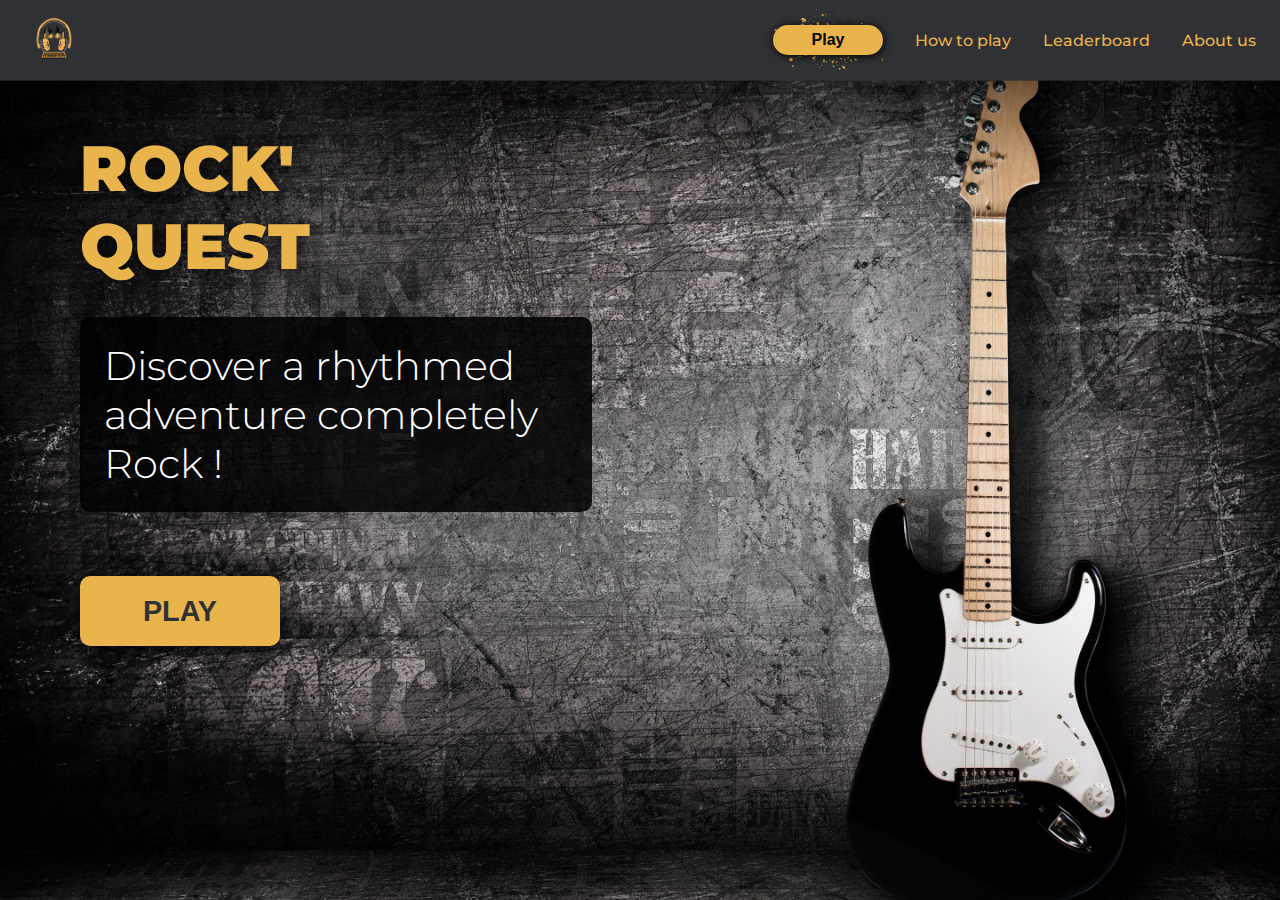
<file: index.html>
<!DOCTYPE html>
<html lang="fr">

<head>
    <meta charset="UTF-8">
    <meta http-equiv="X-UA-Compatible" content="IE=edge">
    <meta name="viewport" content="width=device-width, initial-scale=1.0">
    <meta name="description" content="Play a Guitar Hero like, funny and rhythmed game in just 90 seconds. Choose your difficulty, tap on rhythm and beat your own score !">
    <title>Rock'Quest | Play a rock and rhythmed adventure</title>
    <link rel="shortcut icon" type="image/png" href="img/logo.png"/>
    <link rel="stylesheet" type="text/css" media="screen and (max-width: 767.99px)" href="css/mobile.css">
    <link rel="stylesheet" type="text/css" media="screen and (min-width: 768px)" href="css/desktop.css">
    <link rel="preconnect" href="https://fonts.googleapis.com">
    <link rel="preconnect" href="https://fonts.gstatic.com" crossorigin>
    <link
        href="https://fonts.googleapis.com/css2?family=Montserrat:wght@100;200;300;400;500;600;700;800;900&display=swap"
        rel="stylesheet">
</head>

<body>
    <header class="header">
        <nav class="navbar">
            <a href="index.html"><img src="img/logo.png" alt="logo" class="logo"></a>
            <ul class="nav-menu">
                <li class="nav-item nav-img">
                    <a href="game.html" class="nav-link"><button class="nav-play-btn">Play</button><span class="play-nav-link">Play</span></a>
                </li>
                <li class="nav-item">
                    <a href="how-to-play.html" class="nav-link">How to play</a>
                </li>
                <li class="nav-item">
                    <a href="leaderboard.html" class="nav-link">Leaderboard</a>
                </li>
                <li class="nav-item">
                    <a href="about-us.html" class="nav-link">About us</a>
                </li>
            </ul>
            <div class="hamburger">
                <span class="bar"></span>
                <span class="bar"></span>
                <span class="bar"></span>
            </div>
        </nav>
    </header>
    <div class="main-container">
        <div class="heading-container">
            <h1>ROCK'<br/>QUEST</h1>
        </div>
        <div class="introduction-container">
            <p class="introduction-text">Discover a rhythmed adventure completely Rock !</p>
        </div>
        <div class="btn-container">
            <button class="play-btn-homepage"><a href="game.html">PLAY</a></button>
        </div>
    </div>
    <script src="js/script.js"></script>
</body>

</html>
</file>
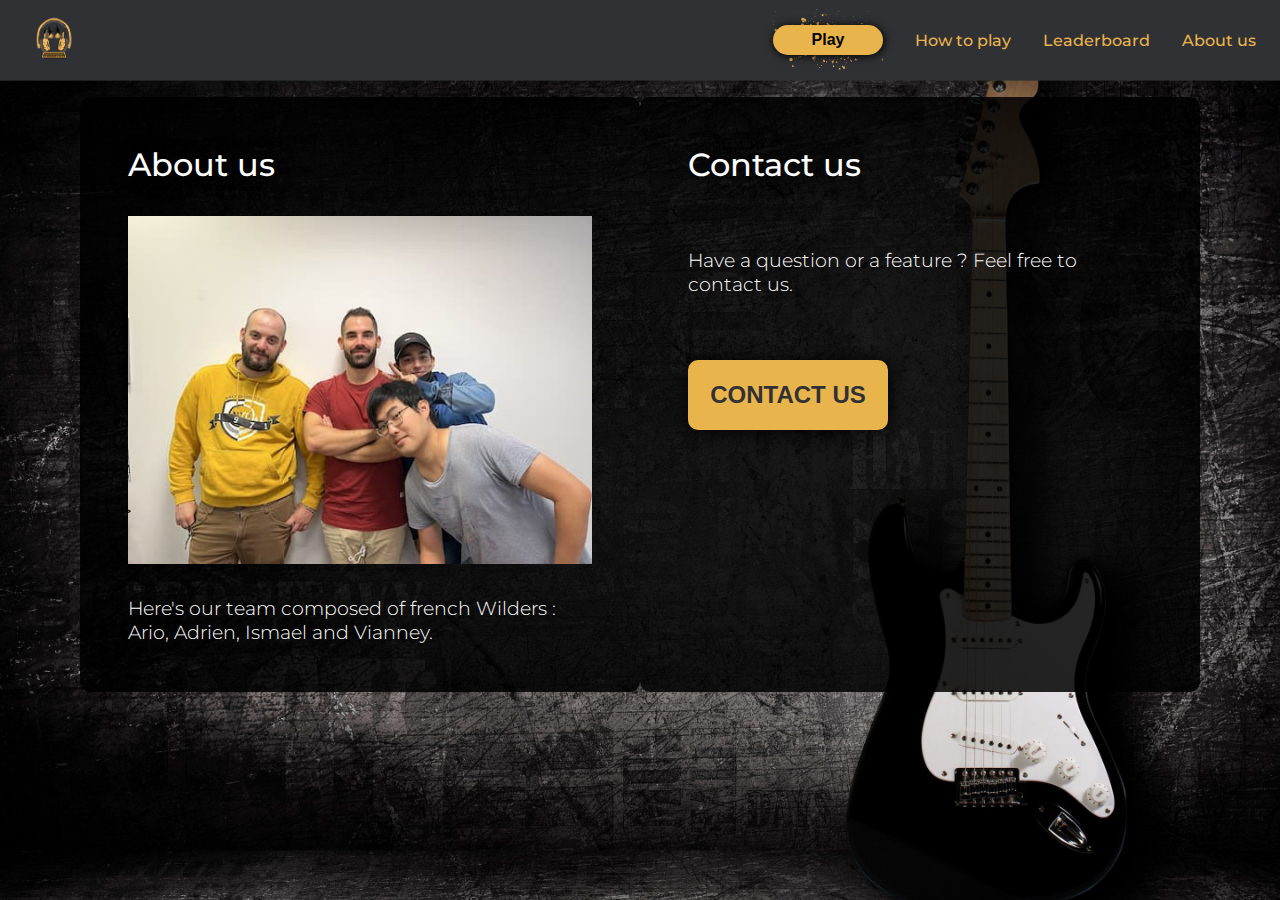
<file: about-us.html>
<!DOCTYPE html>
<html lang="fr">
<head>
    <meta charset="UTF-8">
    <meta http-equiv="X-UA-Compatible" content="IE=edge">
    <meta name="viewport" content="width=device-width, initial-scale=1.0">
    <meta name="description" content="Discover our team and contact us if you have a question or a feature !">
    <title>Rock'Quest | About us</title>
    <link rel="shortcut icon" type="image/png" href="img/logo.png"/>
    <link rel="stylesheet" type="text/css" media="screen and (max-width: 767.99px)" href="css/mobile.css">
    <link rel="stylesheet" type="text/css" media="screen and (min-width: 768px)" href="css/desktop.css">
    <link rel="preconnect" href="https://fonts.googleapis.com">
    <link rel="preconnect" href="https://fonts.gstatic.com" crossorigin>
    <link href="https://fonts.googleapis.com/css2?family=Montserrat:wght@100;200;300;400;500;600;700;800;900&display=swap" rel="stylesheet">
</head>
<body>
    <header class="header">
        <nav class="navbar">
            <a href="index.html"><img src="img/logo.png" alt="logo" class="logo"></a>
            <ul class="nav-menu">
                <li class="nav-item nav-img">
                    <a href="game.html" class="nav-link"><button class="nav-play-btn">Play</button><span class="play-nav-link">Play</span></a>
                </li>
                <li class="nav-item">
                    <a href="how-to-play.html" class="nav-link">How to play</a>
                </li>
                <li class="nav-item">
                    <a href="leaderboard.html" class="nav-link">Leaderboard</a>
                </li>
                <li class="nav-item">
                    <a href="about-us.html" class="nav-link">About us</a>
                </li>
            </ul>
            <div class="hamburger">
                <span class="bar"></span>
                <span class="bar"></span>
                <span class="bar"></span>
            </div>
        </nav>
    </header>
    <div class="main-container about-us-desktop">
        <div class="text-container">
            <h1 class="page-title">About us</h1>
            <img src="img/team.jpg" alt="picture of the team">
            <p class="about-us-text">Here's our team composed of french Wilders : Ario, Adrien, Ismael and Vianney.</p>
        </div>
        <div class="text-container" id="contact-us-container">
            <h1 class="page-title">Contact us</h1>
            <p class="about-us-text">Have a question or a feature ? Feel free to contact us.</p>
            <div class="btn-container">
                <button class="contact-btn"><a href="mailto:vianneyaccart@gmail.com;meziani-i@outlook.fr;adrien.mervelay84@gmail.com;ario.ngu@gmail.com">CONTACT US</a></button>
            </div>
        </div>
    </div>
    <script src="js/script.js"></script>
</body>
</html>
</file>
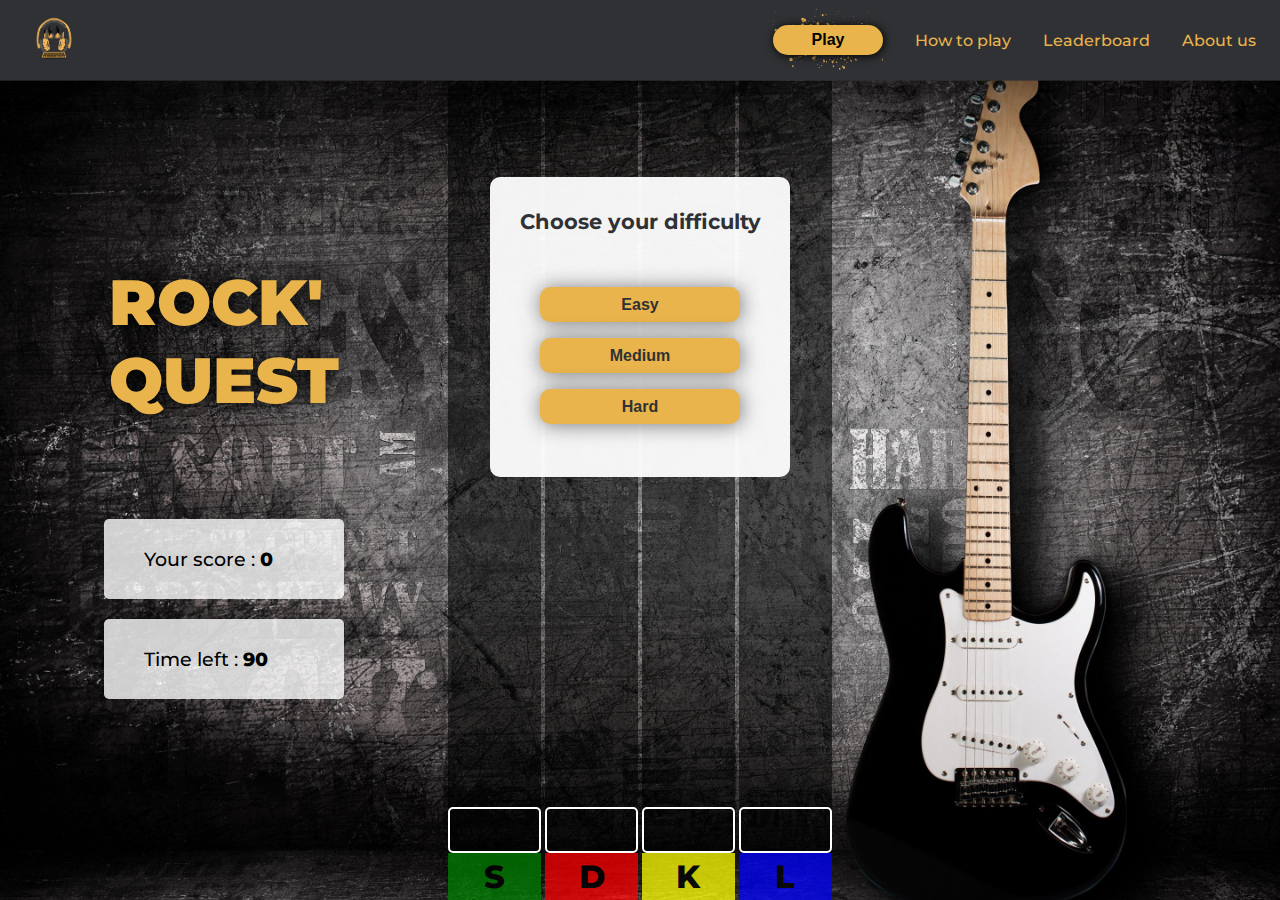
<file: game.html>
<!DOCTYPE html>
<html lang="fr">

<head>
    <meta charset="UTF-8">
    <meta http-equiv="X-UA-Compatible" content="IE=edge">
    <meta name="viewport" content="width=device-width, initial-scale=1.0">
    <meta name="description" content="Play a Guitar Hero like, funny and rythmed game in just 90 seconds. Choose your difficulty, tap on rhythm and beat your own score !">
    <title>Rock'Quest | Play a rock and rhythmed adventure</title>
    <link rel="shortcut icon" type="image/png" href="img/logo.png" />
    <link rel="stylesheet" type="text/css" media="screen and (max-width: 767.99px)" href="css/mobile.css">
    <link rel="stylesheet" type="text/css" media="screen and (min-width: 768px)" href="css/desktop.css">
    <link rel="preconnect" href="https://fonts.googleapis.com">
    <link rel="preconnect" href="https://fonts.gstatic.com" crossorigin>
    <link
        href="https://fonts.googleapis.com/css2?family=Montserrat:wght@100;200;300;400;500;600;700;800;900&display=swap"
        rel="stylesheet">
</head>

<body class="body-game">
    <header class="header">
        <nav class="navbar">
            <a href="index.html"><img src="img/logo.png" alt="logo" class="logo"></a>
            <ul class="nav-menu">
                <li class="nav-item nav-img">
                    <a href="game.html" class="nav-link"><button class="nav-play-btn">Play</button><span
                            class="play-nav-link">Play</span></a>
                </li>
                <li class="nav-item">
                    <a href="how-to-play.html" class="nav-link">How to play</a>
                </li>
                <li class="nav-item">
                    <a href="leaderboard.html" class="nav-link">Leaderboard</a>
                </li>
                <li class="nav-item">
                    <a href="about-us.html" class="nav-link">About us</a>
                </li>
            </ul>
            <div class="hamburger">
                <span class="bar"></span>
                <span class="bar"></span>
                <span class="bar"></span>
            </div>
        </nav>
    </header>
    <div class="game">
        <div class="menu-left">
            <h1>ROCK'<br />QUEST</h1>
            <div class="game-score">Your score :<span class="player-score">0</span></div>
            <div class="game-countdown">Time left :
                <span class="player-score" id="countdownTextDesktop">90</span>
            </div>
        </div>
        <div class="game-screen">
            <div class="launch-game-popup">
                <h2>Choose your difficulty</h2>
                <div class="launch-game-btn">
                    <button id="launch-btn-easy" class="launch-btn">Easy</button>
                    <button id="launch-btn-medium" class="launch-btn">Medium</button>
                    <button id="launch-btn-hard" class="launch-btn">Hard</button>
                </div>
            </div>
            <div class="launch-game-countdown">
                <p class="countdown">3</p>
            </div>
            <div class="mobile-popup">
                <div class="mobile-element">
                    Your score : <span class="player-score-mobile">0</span>
                </div>
                <div class="mobile-element">
                    Time left : <span id="countdownTextMobile">90</span>
                </div>
            </div>
            <div class="end-game-popup">
                <h2>Your score</h2>
                <p class="end-played-score"></p>
                <div class="end-game-btn">
                    <a href="game.html"><button class="launch-btn">Play again</button></a>
                    <a href="index.html"><button class="launch-btn">Quit game</button></a>
                </div>
            </div>
            <div class="tracks">
                <div id="noteS" class="track">
                    <div class="receptor"></div>
                </div>
                <div id="noteD" class="track">
                    <div class="receptor"></div>
                </div>
                <div id="noteK" class="track">
                    <div class="receptor"></div>
                </div>
                <div id="noteL" class="track">
                    <div class="receptor"></div>
                </div>
            </div>
            <div class="buttons">
                <div class="button-s"><span id="S">S</span></div>
                <div class="button-d"><span id="D">D</span></div>
                <div class="button-k"><span id="K">K</span></div>
                <div class="button-l"><span id="L">L</span></div>
            </div>
        </div>
        <div class="menu-right">
        </div>
    </div>

    <script src="js/script.js"></script>
    <script src="js/game.js"></script>
</body>

</html>
</file>
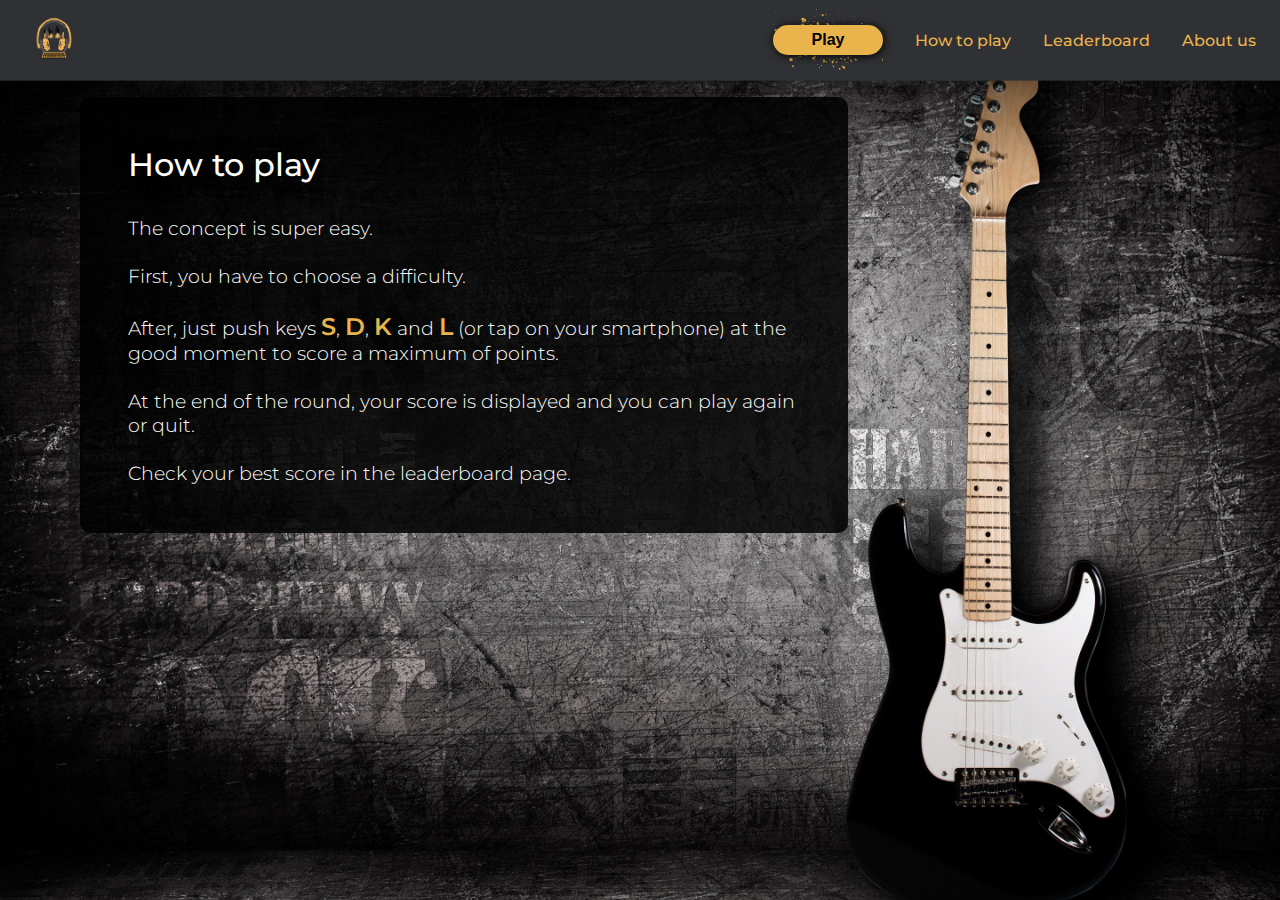
<file: how-to-play.html>
<!DOCTYPE html>
<html lang="fr">
<head>
    <meta charset="UTF-8">
    <meta http-equiv="X-UA-Compatible" content="IE=edge">
    <meta name="viewport" content="width=device-width, initial-scale=1.0">
    <meta name="description" content="Discover our rules before start a game. Really simple, for 7 to 77 (and more) !">
    <title>Rock'Quest | How to play</title>
    <link rel="shortcut icon" type="image/png" href="img/logo.png"/>
    <link rel="stylesheet" type="text/css" media="screen and (max-width: 767.99px)" href="css/mobile.css">
    <link rel="stylesheet" type="text/css" media="screen and (min-width: 768px)" href="css/desktop.css">
    <link rel="preconnect" href="https://fonts.googleapis.com">
    <link rel="preconnect" href="https://fonts.gstatic.com" crossorigin>
    <link href="https://fonts.googleapis.com/css2?family=Montserrat:wght@100;200;300;400;500;600;700;800;900&display=swap" rel="stylesheet">
</head>
<body>
    <header class="header">
        <nav class="navbar">
            <a href="index.html"><img src="img/logo.png" alt="logo" class="logo"></a>
            <ul class="nav-menu">
                <li class="nav-item nav-img">
                    <a href="game.html" class="nav-link"><button class="nav-play-btn">Play</button><span class="play-nav-link">Play</span></a>
                </li>
                <li class="nav-item">
                    <a href="how-to-play.html" class="nav-link">How to play</a>
                </li>
                <li class="nav-item">
                    <a href="leaderboard.html" class="nav-link">Leaderboard</a>
                </li>
                <li class="nav-item">
                    <a href="about-us.html" class="nav-link">About us</a>
                </li>
            </ul>
            <div class="hamburger">
                <span class="bar"></span>
                <span class="bar"></span>
                <span class="bar"></span>
            </div>
        </nav>
    </header>
    <div class="main-container">
        <div class="text-container" id="htp-text-container">
            <h1 class="page-title">How to play</h1>
            <p>The concept is super easy.<br><br>
               First, you have to choose a difficulty.<br><br>
               After, just push keys <span class="s-touch">S</span>, <span class="d-touch">D</span>, <span class="k-touch">K</span> and <span class="l-touch">L</span> (or tap on your smartphone) at the good moment to score a maximum of points.<br><br>
               At the end of the round, your score is displayed and you can play again or quit.<br><br>
               Check your best score in the <a href="leaderboard.html">leaderboard</a> page.
            </p>
        </div>
        <div class="btn-container">
            <button class="play-btn"><a href="game.html">PLAY</a></button>
        </div>
    </div>
    <script src="js/script.js"></script>
</body>
</html>
</file>
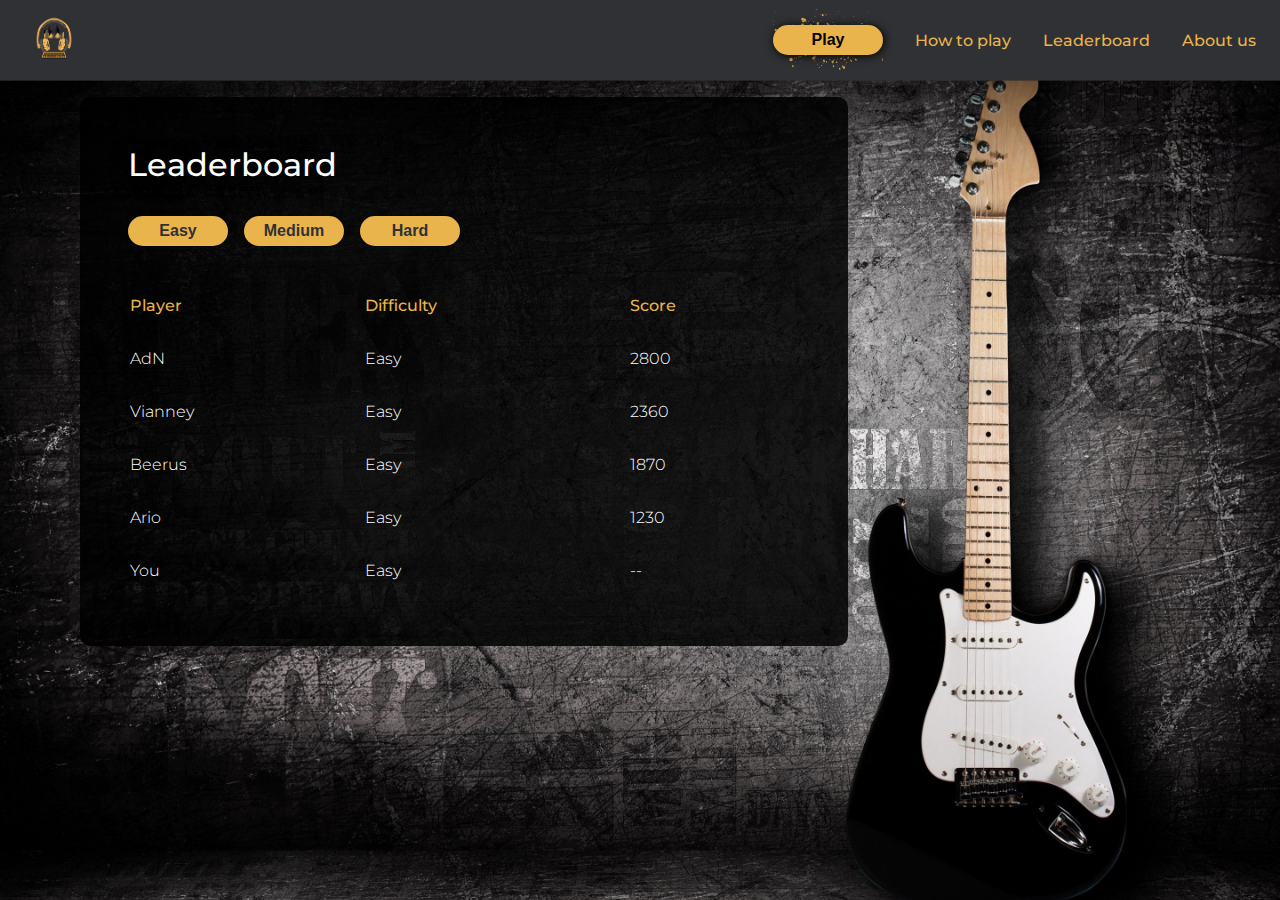
<file: leaderboard.html>
<!DOCTYPE html>
<html lang="fr">

<head>
    <meta charset="UTF-8">
    <meta http-equiv="X-UA-Compatible" content="IE=edge">
    <meta name="viewport" content="width=device-width, initial-scale=1.0">
    <meta name="description" content="Have you beated our scores ? Discover your rank, try to beat us and your own score !">
    <title>Rock'Quest | Leaderboard</title>
    <link rel="shortcut icon" type="image/png" href="img/logo.png" />
    <link rel="stylesheet" type="text/css" media="screen and (max-width: 767.99px)" href="css/mobile.css">
    <link rel="stylesheet" type="text/css" media="screen and (min-width: 768px)" href="css/desktop.css">
    <link rel="preconnect" href="https://fonts.googleapis.com">
    <link rel="preconnect" href="https://fonts.gstatic.com" crossorigin>
    <link
        href="https://fonts.googleapis.com/css2?family=Montserrat:wght@100;200;300;400;500;600;700;800;900&display=swap"
        rel="stylesheet">
</head>

<body>
    <header class="header">
        <nav class="navbar">
            <a href="index.html"><img src="img/logo.png" alt="logo" class="logo"></a>
            <ul class="nav-menu">
                <li class="nav-item nav-img">
                    <a href="game.html" class="nav-link"><button class="nav-play-btn">Play</button><span class="play-nav-link">Play</span></a>
                </li>
                <li class="nav-item">
                    <a href="how-to-play.html" class="nav-link">How to play</a>
                </li>
                <li class="nav-item">
                    <a href="leaderboard.html" class="nav-link">Leaderboard</a>
                </li>
                <li class="nav-item">
                    <a href="about-us.html" class="nav-link">About us</a>
                </li>
            </ul>
            <div class="hamburger">
                <span class="bar"></span>
                <span class="bar"></span>
                <span class="bar"></span>
            </div>
        </nav>
    </header>
    <div class="main-container">
     
        <div class="text-container">
            <h1 class="page-title">Leaderboard</h1>
            <div class="leaderboardFilter">
                <div class="leaderboardFilterList">
                    <button class="leaderboardFilterItem" id="leaderboardEasy">Easy</button>
                    <button class="leaderboardFilterItem" id="leaderboardMedium">Medium</button>
                    <button class="leaderboardFilterItem" id="leaderboardHard">Hard</button>
                </div>
            </div>
            <table class="table-container">
                <tr class="table-row" id="leaderboard">
                    <th>Player</th>
                    <th>Difficulty</th>
                    <th>Score</th>
                </tr>
                <tr>
                    <td id="rowOneName"></td>
                    <td id="rowOneDifficulty"></td>
                    <td id="rowOneScore"></td>
                </tr>
                <tr>
                    <td id="rowTwoName"></td>
                    <td id="rowTwoDifficulty"></td>
                    <td id="rowTwoScore"></td>
                </tr>
                <tr>
                    <td id="rowThreeName"></td>
                    <td id="rowThreeDifficulty"></td>
                    <td id="rowThreeScore"></td>
                </tr>
                <tr>
                    <td id=rowFourthName></td>
                    <td id=rowFourthDifficulty></td>
                    <td id=rowFourthScore></td>
                </tr>
                <tr>
                    <td id="rowFifthName"></td>
                    <td id="rowFifthDifficulty"></td>
                    <td id="rowFifthScore"></td>
                </tr>
            </table>
        </div>
        <div class="btn-container">
            <button class="play-btn"><a href="game.html">PLAY</a></button>
        </div>
    </div>
   
    <script src="js/script.js"></script> 
    <script src="js/leaderbord.js"></script>
    
</body>
</html>
</file>
<file: css/mobile.css>
/* Keyframes settings section */

@keyframes pulsate {
  70% {
    /* Larger blur radius */
    text-shadow:
      0 0 4px rgba(255, 255, 255, 0.582),
      0 0 10px rgba(218, 218, 218, 0.856),
      0 0 15px rgba(236, 9, 9, 0.336),
      0 0 30px #ff0000f5,
      0 0 70px #ff0000,
      0 0 80px #ff0000,
      0 0 90px #ff0000,
      0 0 110px #ff0000;
  }
  0% {
    /* Smaller blur radius */
    text-shadow:
      0 0 2px rgba(238, 255, 6, 0.63),
      0 0 4px rgba(52, 243, 27, 0.774),
      0 0 6px rgba(255, 255, 255, 0.363),
      0 0 10px rgb(0, 60, 255),
      0 0 25px rgb(0, 68, 255),
      0 0 35px rgb(0, 26, 255),
      0 0 40px rgb(0, 255, 34),
      0 0 50px rgb(30, 255, 0);
  }
}

@keyframes bounce { 
  0% { transform: translateY(0); }
  100% { transform: translateY(-20px); } /* bounce dimension */
} 

* {
  margin: 0;
  padding: 0;
  box-sizing: border-box;
}

html {
  font-family: "Roboto", sans-serif;
  height: 100%;
  touch-action: manipulation;
}

li {
  list-style: none;
}

a {
  text-decoration: none;
  color: white;
}

body {
  font-family: "Montserrat", sans-serif;
  background-image: url("/img/background.jpeg");
  background-size: 150vh;
  background-position-x: 100%;
  background-repeat: no-repeat;
  height: 100%;
}

/* Navbar */

.logo {
  max-width: 80px;
  max-height: 60px;
}

.navbar {
  display: flex;
  justify-content: space-between;
  align-items: center;
  padding: 1rem 1.5rem;
  background-color: #303134;
}

.nav-play-btn {
  display: none;
}

.bar {
  display: block;
  width: 25px;
  height: 3px;
  margin: 5px auto;
  -webkit-transition: all 0.3s ease-in-out;
  transition: all 0.3s ease-in-out;
  background-color: #e9b44b;
}

.nav-menu {
  display: flex;
  justify-content: space-between;
  align-items: left;
  padding-left: 2rem;
  position: fixed;
  left: -100%;
  top: 6rem;
  flex-direction: column;
  background-color: #303134;
  width: 90%;
  text-align: left;
  transition: 0.3s;
  box-shadow: 0 10px 27px rgba(0, 0, 0, 0.05);
  opacity: 95%;
  z-index: 2;
  position: absolute;
}

.nav-menu.active {
  left: 0;
}

.nav-item {
  margin: 2rem 0;
}

.nav-link {
  font-size: 1.3rem;
  font-weight: 500;
  color: white;
}

.hamburger {
  display: block;
  cursor: pointer;
}

.hamburger.active .bar:nth-child(2) {
  opacity: 0;
}

.hamburger.active .bar:nth-child(1) {
  transform: translateY(8px) rotate(45deg);
}

.hamburger.active .bar:nth-child(3) {
  transform: translateY(-8px) rotate(-45deg);
}

.main-container {
  display: flex;
  flex-direction: column;
  width: 90%;
  margin: auto;
  padding: 2rem 1rem;
  height: 100%;
  box-sizing: border-box;
}

.heading-container {
  padding: 2rem 0;
  display: flex;
  align-items: center;
}

h1 {
  color: #e9b44b;
  font-size: 3rem;
  font-weight: 900;
  text-shadow: 1px 1px 20px black;
}

.introduction-container,
.text-container {
  background-color: rgba(0, 0, 0, 0.85);
  box-sizing: border-box;
  border-radius: 10px;
}

.introduction-text {
  color: white;
  padding: 1.5rem;
  font-size: 2rem;
}

.btn-container {
  display: flex;
  margin: auto;
}

.play-btn-homepage{
  animation: bounce 0.8s;
  animation-direction: alternate;
  animation-iteration-count: infinite; /*Here Keyframe Bounce Animation Settings*/
}

.play-btn{
  animation: bounce 0.8s;
  animation-direction: alternate;
  animation-iteration-count: infinite; /*Here Keyframe Bounce Animation Settings*/
}

.play-btn,
.play-btn-homepage,
.contact-btn {
  width: 200px;
  height: 70px;
  border-radius: 10px;
  background-color: #e9b44b;
  border: none;
  cursor: pointer;
  margin: 2rem 0;
  box-shadow: 1px 1px 20px black;
}

.contact-btn > a {
  font-size: 1.5rem;
  font-weight: 900;
  color: #303134;
}

.play-btn > a,
.play-btn-homepage > a {
  font-size: 1.8rem;
  font-weight: 900;
  color: #303134;
}

.text-container {
  padding: 1.5rem;
  height: auto;
  box-sizing: border-box;
  display: flex;
  flex-direction: column;
}

.page-title {
  color: white;
  font-size: 1.5rem;
  font-weight: 500;
  margin-bottom: 1.5rem;
}

p {
  color: white;
  font-size: 1.1rem;
}

#htp-text-container {
  padding: 2rem;
  height: auto;
}

th {
  padding-top: 3rem;
  color: #e9b44b;
  font-size: 1.1rem;
  font-weight: 400;
}

img {
  max-width: 100%;
}

td {
  color: white;
  padding: 1.5rem 0;
  font-size: 1rem;
  font-weight: 400;
  text-align: center;
}

.player-score, .player-score-mobile, #countdownTextMobile {
  font-weight: 800;
  padding-left: 10px;
}

.about-us-text {
  margin: 1rem 0;
}

#contact-us-container {
  margin-top: 1rem;
}

.btn-container-desktop {
  display: none;
}

#desktop {
  display: none;
}

/* Game page */

html {
  height: 100%;
}

.body-game {
  display: flex;
  flex-direction: column;
  height: 100%;
}

.game {
  display: flex;
  flex-direction: row;
  height: 100%;
}

.menu-left {
  display: none;
}

.menu-right {
  display: none;
}

.game-screen {
  color: white;
  width: 100vw;
  display: flex;
  flex-direction: column;
  align-items: center;
}

/*inside game-screen*/
.tracks {
  width: 100%;
  display: flex;
  justify-content: space-between;
  height: 100%;
}

/*inside tracks*/
.track {
    display: flex;
    flex-direction: column;
    justify-content: flex-end;
    width: calc(97vw/4);
    background-color: rgba(0, 0, 0, 0.54);
    overflow: hidden;
    position: relative;
}

.note {
    box-sizing : border-box;
    height: calc(97vw/8);
    width: calc(97vw/4);
    border-radius: 5px;
    position: absolute;
    display: flex;
    margin: auto;
}

.green {
    background-color: green;
}

.red {
    background-color: red;
}

.yellow {
    background-color: yellow;
}

.blue {
    background-color: blue;
}

.grey {
  background-color: grey;
}

.miss {
  text-align: center;
  margin: auto;
  align-items: center;
  justify-content: center;
  font-weight: 800;
}

/*inside each track s d k l */
.receptor {
    box-sizing : border-box;
    height: calc(97vw/8);
    width: calc(97vw/4);
    border: solid 3px white;
    border-radius: 5px;
    position: absolute;
    display: flex;
    bottom: 0;
}

.score {
  text-align: center;
  margin: auto;
  align-items: center;
  justify-content: center;
  color: rgb(64, 255, 47);
  font-weight: 800;
}

.success {
  box-shadow: inset 0px 0px 30px 5px rgb(64, 255, 47);
  border: solid 5px rgb(64, 255, 47);
  z-index: 5;
}

/*inside game-screen*/
.buttons {
  width: 100%;
  display: flex;
  justify-content: space-between;
  height: calc(97vw / 4);
  z-index: 1;
}

/*inside buttons*/
.button-s {
  background-color: green;
}

/*inside buttons*/
.button-d {
  background-color: red;
}

/*inside buttons*/
.button-k {
  background-color: yellow;
}

/*inside buttons*/
.button-l {
  background-color: blue;
}

/*inside buttons*/
.button-s,
.button-d,
.button-k,
.button-l {
  width: calc(97% / 4);
  opacity: 75%;
}

.mobile-popup {
  background-color: rgba(255, 255, 255, 0.8);
  width: 100%;
  height: 60px;
  position: absolute;
  z-index: 1;
  display: flex;
}

.mobile-element {
  flex: 1;
  padding-left: 1.5rem;
  display: flex;
  align-items: center;
  color: #303134;
  font-weight: 600;
  font-size: 1rem;
}

.launch-game-popup {
  width: 300px;
  height: 300px;
  background-color: rgba(255, 255, 255, 0.95);
  position: absolute;
  z-index: 1;
  margin-top: 25%;
  border-radius: 10px;
  display: flex;
  flex-direction: column;
  justify-content: center;
}

.launch-game-popup > h2,
.end-game-popup > h2 {
  color: #303134;
  font-size: 1.3rem;
  text-align: center;
  margin-top: 2rem;
}

.end-game-popup > p {
  color: #303134;
  font-size: 2rem;
  text-align: center;
  margin-top: 0.5rem;
  font-weight: 900;
}

.launch-game-btn,
.end-game-btn {
  margin: auto;
  display: flex;
  flex-direction: column;
}

.launch-btn {
  margin: 1rem 0;
  background-color: #e9b44b;
  width: 200px;
  height: 35px;
  border: none;
  border-radius: 10px;
  cursor: pointer;
  font-size: 1rem;
  font-weight: 900;
  color: #303134;
  box-shadow: 1px 1px 20px rgba(0, 0, 0, 0.5);
}

/* Countdown 3, 2, 1... */

.launch-game-countdown {
  width: 300px;
  height: 300px;
  background-color: rgba(255, 255, 255, 0.95);
  position: absolute;
  z-index: 1;
  margin-top: 25%;
  border-radius: 10px;
  display: flex;
  flex-direction: column;
  justify-content: center;
  display: none;
}

.countdown {
  margin: auto;
  font-size: 10rem;
  font-weight: 800;
  color: #e9b44b;
  text-shadow: 1px 1px 20px black;
}

/* End game popup */

.end-game-popup {
  width: 300px;
  height: 300px;
  background-color: rgba(255, 255, 255, 0.95);
  position: absolute;
  z-index: 1;
  margin-top: 25%;
  border-radius: 10px;
  display: flex;
  flex-direction: column;
  justify-content: center;
  display: none;
}

/* Display none on letters */

#S,
#D,
#K,
#L {
  display: none;
}

.s-touch,
.d-touch,
.k-touch,
.l-touch {
  color: #e9b44b;
  font-weight: 600;
  animation: pulsate 2.5s infinite alternate; /*Apply pulsate Keyframe(durée , nbdeRep , alterne les parametres)*/
}

.leaderboardFilter {
  margin-top: 1rem;
}

.leaderboardFilterList {
  display: flex;
}

.leaderboardFilterItem {
  color: white;
  width: 100px;
  height: 30px;
  margin-right: 1rem;
  cursor: pointer;
  color: #303134;
  font-size: 1rem;
  font-weight: 600;
  background-color: #e9b44b;
  border: none;
  border-radius: 20px;
}

.leaderboardFilterItem:hover {
  background-color: white;
}
</file>
<file: css/desktop.css>
/* Keyframes settings section */

@keyframes slideIn {
    0% {
      transform: translate(0px, 0px);
    }
    50% {
      transform: translate(0px, 2px);
    }
    100% {
      transform: translate(0px, 0px);
    }
  }

@keyframes pulsate {
    70% {
      /* Larger blur radius */
      text-shadow:
        0 0 4px rgba(255, 255, 255, 0.582),
        0 0 10px rgba(218, 218, 218, 0.856),
        0 0 15px rgba(236, 9, 9, 0.336),
        0 0 30px #ff0000f5,
        0 0 70px #ff0000,
        0 0 80px #ff0000,
        0 0 90px #ff0000,
        0 0 110px #ff0000;
    }
    0% {
      /* Smaller blur radius */
      text-shadow:
        0 0 2px rgba(238, 255, 6, 0.63),
        0 0 4px rgba(52, 243, 27, 0.774),
        0 0 6px rgba(255, 255, 255, 0.363),
        0 0 10px rgb(0, 60, 255),
        0 0 25px rgb(0, 68, 255),
        0 0 35px rgb(0, 26, 255),
        0 0 40px rgb(0, 255, 34),
        0 0 50px rgb(30, 255, 0);
    }
  }

@keyframes bounce { 
    0% { transform: translateY(0); }
    100% { transform: translateY(-30px); } /* bounce dimension */
  } 

* {
    margin: 0;
    padding: 0;
    box-sizing: border-box;
}

html {
    font-family: 'Roboto', sans-serif;
    height: 100%;
    touch-action: manipulation;
}

li {
    list-style: none;
}

a {
    text-decoration: none;
    color: white;
}

/* A améliorer car sur tout petit écran, problème de blanc */
body {
    font-family: 'Montserrat', sans-serif;
    background-image: url("/img/background.jpeg");
    background-size: 100%;
    background-position-x: 100%;
    background-repeat: no-repeat;
    height: 100%;
}

.header{
    border-bottom: 1px solid #3031349f;
}

.logo {
    max-width: 80px;
    max-height: 60px;
}

.nav-play-btn {
    width: 110px;
    height: 30px;
    border-radius: 20px;
    background-color: #E9B44B;
    border: none;
    cursor: pointer;
    margin: 1rem 0;
    box-shadow: 1px 1px 10px black; 
    font-size: 1rem;
    font-weight: 600;
    animation-name: slideIn;
    animation-duration: 1s;
    animation-iteration-count: infinite;
}

.nav-img {
    background-image: url("/img/splash.png");
    background-size: contain;
}

.play-nav-link {
    display: none;
}

.navbar {
    display: flex;
    justify-content: space-between;
    align-items: center;
    padding: 0.5rem 1.5rem;
    background-color: #303134;
}

.hamburger {
    display: none;
}

.bar {
    display: block;
    width: 25px;
    height: 3px;
    margin: 5px auto;
    -webkit-transition: all 0.3s ease-in-out;
    transition: all 0.3s ease-in-out;
    background-color: #101010;
}

.nav-menu {
    display: flex;
    justify-content: space-between;
    align-items: center;
}

.nav-item {
    margin-left: 2rem;
}

.nav-link{
    font-size: 1rem;
    font-weight: 500;
    color: #E9B44B;
}

.nav-link:hover{
    color: white;
}

.main-container {
    display: flex;
    flex-direction: column;
    width: 90%;
    margin: auto;
    padding: 1rem;
    justify-content: center;
}

.heading-container {
    padding: 2rem 0;
    display: flex;
    align-items: center;
}

h1 {
    color: #E9B44B;
    font-size: 4rem;
    font-weight: 900;
    text-shadow: 1px 1px 20px black;
}

.introduction-container, .text-container {
    background-color: rgba(0, 0, 0, 0.85);
    box-sizing: border-box;
    width: 40vw;
    border-radius: 10px;
}

.text-container-about {
    background-color: rgba(0, 0, 0, 0.7);
    box-sizing: border-box;
    width: 40vw;
    height: 80vh;
    padding: 2rem;
    display: flex;
    flex-direction: column;
    margin: auto;
}

.introduction-text {
    color: white;
    padding: 1.5rem;
    font-size: 2.5rem;
}

.btn-container {
    display: flex;
    margin-top: 3rem;
}

.play-btn-homepage, .contact-btn {
    width: 200px;
    height: 70px;
    border-radius: 10px;
    background-color: #E9B44B;
    border: none;
    cursor: pointer;
    margin: 1rem 0;
    box-shadow: 1px 1px 20px black;
}

.play-btn-homepage{
    animation: bounce 0.8s;
    animation-direction: alternate;
    animation-iteration-count: infinite; /*Here Keyframe Bounce Animation Settings*/
}

.play-btn {
    display: none;
}

.contact-btn > a {
    font-size: 1.5rem;
    font-weight: 900;
    color: #303134;
}

.play-btn > a, .play-btn-homepage > a{
    font-size: 1.8rem;
    font-weight: 900;
    color: #303134;
}

.text-container {
    padding: 3rem;
    height: auto;
    box-sizing: border-box;
    display: flex;
    flex-direction: column;
    width: 60vw;
}

.page-title {
    color: white;
    font-size: 2rem;
    font-weight: 500;
    margin-bottom: 2rem;
}

p {
    color: white;
    font-size: 1.2rem;
    font-weight: 300;
}

th {
    padding: 1rem 0;
    color: #E9B44B;
    font-size: 1rem;
    font-weight: 500;
    text-align: left;

}

td {
    color: white;
    padding: 1rem 0;
    font-size: 1rem;
    font-weight: 300;
}

.player-score{
    font-weight: 800;
}

.about-us-text {
    margin-top: 2rem;
}

.btn-container-desktop {
    display: none;
}

img {
    max-width: 100%;
}

.about-us-desktop {
    flex-direction: row;
    height: auto;
}

/* Game page */ 

.body-game {
    display: flex;
    flex-direction: column;
    height: 100vh;
}

.game {
    display: flex;
    flex-direction: row;
    flex: 1 1 0;
}

.menu-left {
    display: flex;
    flex-direction: column;
    justify-content: center;
    align-items: center;
    color: black;
    flex: 1 1 0;
}

.game-score, .game-countdown {
    display: flex;
    align-items: center;
    background-color: rgba(255, 255, 255, 0.8);
    width: 240px;
    height: 80px;
    border-radius: 5px;
    font-size: 1.2rem;
    font-weight: 500;
    padding-left: 40px;
    margin-bottom: 20px;
}

.game-score {
    margin-top: 100px;
}

.game-logo {
    height: auto;
}

.menu-right {
    display: flex;
    justify-content: center;
    align-items: center;
    color: black;
    flex: 1 1 0;
}

.game-screen {
    color: white;
    width: 30vw;
    display: flex;
    flex-direction: column;
    align-items: center;
}

/*inside game-screen*/
.tracks {
    width: 100%;
    display: flex;
    justify-content: space-between;
    flex: 1 1 0;
}

/*inside tracks*/
.track {
    display: flex;
    flex-direction: column;
    width: calc((30vw)*0.97/4);
    background-color: rgba(0, 0, 0, 0.54);
    overflow: hidden;
    position: relative;
}

.note {
    box-sizing : border-box;
    height: calc((30vw)*0.97/8);
    width: calc((30vw)*0.97/4);
    background-color: green;
    border-radius: 5px;
    position: absolute;
    display: flex;
    margin: auto;
}

.green {
    background-color: green;
}

.red {
    background-color: red;
}

.yellow {
    background-color: yellow;
}

.blue {
    background-color: blue;
}

.grey {
    background-color: grey;
}

.miss {
    text-align: center;
    margin: auto;
    align-items: center;
    justify-content: center;
    font-weight: 800;
}

/*inside tracks*/
.receptor {
    box-sizing : border-box;
    height: calc((30vw)*0.97/8);
    width: calc((30vw)*0.97/4);
    border: solid 2px white;
    border-radius: 5px;
    position: absolute;
    bottom: 0;
    display: flex;
    margin: auto;
}

.score {
    text-align: center;
    margin: auto;
    align-items: center;
    justify-content: center;
    color: rgb(64, 255, 47);
    font-weight: 800;
}

.success {
    box-shadow: inset 0px 0px 30px 5px rgb(64, 255, 47);
    border: solid 5px rgb(64, 255, 47);
    z-index: 5;
}

/*inside game-screen*/
.buttons {
    width: 100%;
    display: flex;
    justify-content: space-between;
    height: calc((30vw)*0.97/8);
}

/*inside buttons*/
.button-s {
    background-color: green;
}

/*inside buttons*/
.button-d {
    background-color: red;
}

/*inside buttons*/
.button-k {
    background-color: yellow;
}

/*inside buttons*/
.button-l {
    background-color: blue;
}

/*inside buttons*/
.button-s, .button-d, .button-k, .button-l {
    display: flex;
    align-items: center;
    justify-content: center;
    font-size: xx-large;
    font-weight: 800;
    /*text-shadow: 2px 2px 2px black;*/
    color: black;
    opacity: 75%;
    width: calc(97%/4);
}

.player-score, .time-left {
    font-weight: 800;
    padding-left: 5px;
}

/* Launch game popup */

.launch-game-popup {
    width: 300px;
    height: 300px;
    background-color: rgba(255, 255, 255, 0.95);
    position: absolute;
    z-index: 1;
    margin-top: 6rem;
    border-radius: 10px;
    display: flex;
    flex-direction: column;
    justify-content: center;
}

.launch-game-popup > h2, .end-game-popup > h2 {
    color: #303134;
    font-size: 1.3rem;
    text-align: center;
    margin-top: 2rem;
}

.end-game-popup > p {
    color: #303134;
    font-size: 2rem;
    text-align: center;
    margin-top: .5rem;
    font-weight: 900;
}

.launch-game-btn, .end-game-btn {
    margin: auto;
    display: flex;
    flex-direction: column;
}

.launch-btn {
    margin: 0.5rem 0;
    background-color: #E9B44B;
    width: 200px;
    height: 35px;
    border: none;
    border-radius: 10px;
    cursor: pointer;
    font-size: 1rem;
    font-weight: 900;
    color: #303134;
    box-shadow: 1px 1px 20px rgba(0, 0, 0, 0.5);
}

/* Countdown 3, 2, 1... */

.launch-game-countdown {
    width: 300px;
    height: 300px;
    background-color: rgba(255, 255, 255, 0.95);
    position: absolute;
    z-index: 1;
    margin-top: 6rem;
    border-radius: 10px;
    display: flex;
    flex-direction: column;
    justify-content: center;
    display: none;
    box-sizing: border-box;
}

.countdown {
    margin: auto;
    font-size: 10rem;
    font-weight: 800;
    color: #E9B44B;
    text-shadow: 1px 1px 20px black;
}

.mobile-popup {
    display: none;
}

.end-game-popup {
    width: 300px;
    height: 300px;
    background-color: rgba(255, 255, 255, 0.95);
    position: absolute;
    z-index: 1;
    margin-top: 6rem;
    border-radius: 10px;
    display: flex;
    flex-direction: column;
    justify-content: center;
    display: none;
}

.s-touch, .d-touch, .k-touch, .l-touch {
    color: #E9B44B;
    font-weight: 600;
    font-size: 1.5rem;
    animation: pulsate 2.5s infinite alternate; /*Apply pulsate Keyframe(durée , nbdeRep , alterne les parametres)*/
}

.s-touch:hover {
    color: green;
}
.d-touch:hover {
    color: red;
}
.k-touch:hover {
    color: yellow;
}
.l-touch:hover {
    color: blue;
}

.leaderboardFilter {
    margin-bottom: 2rem;
}

.leaderboardFilterList {
    display: flex;
}

.leaderboardFilterItem {
    color: white;
    width: 100px;
    height: 30px;
    margin-right: 1rem;
    cursor: pointer;
    color: #303134;
    font-size: 1rem;
    font-weight: 600;
    background-color: #E9B44B;
    border: none;
    border-radius: 20px;
}

.leaderboardFilterItem:hover {
    background-color: white;
}
</file>
